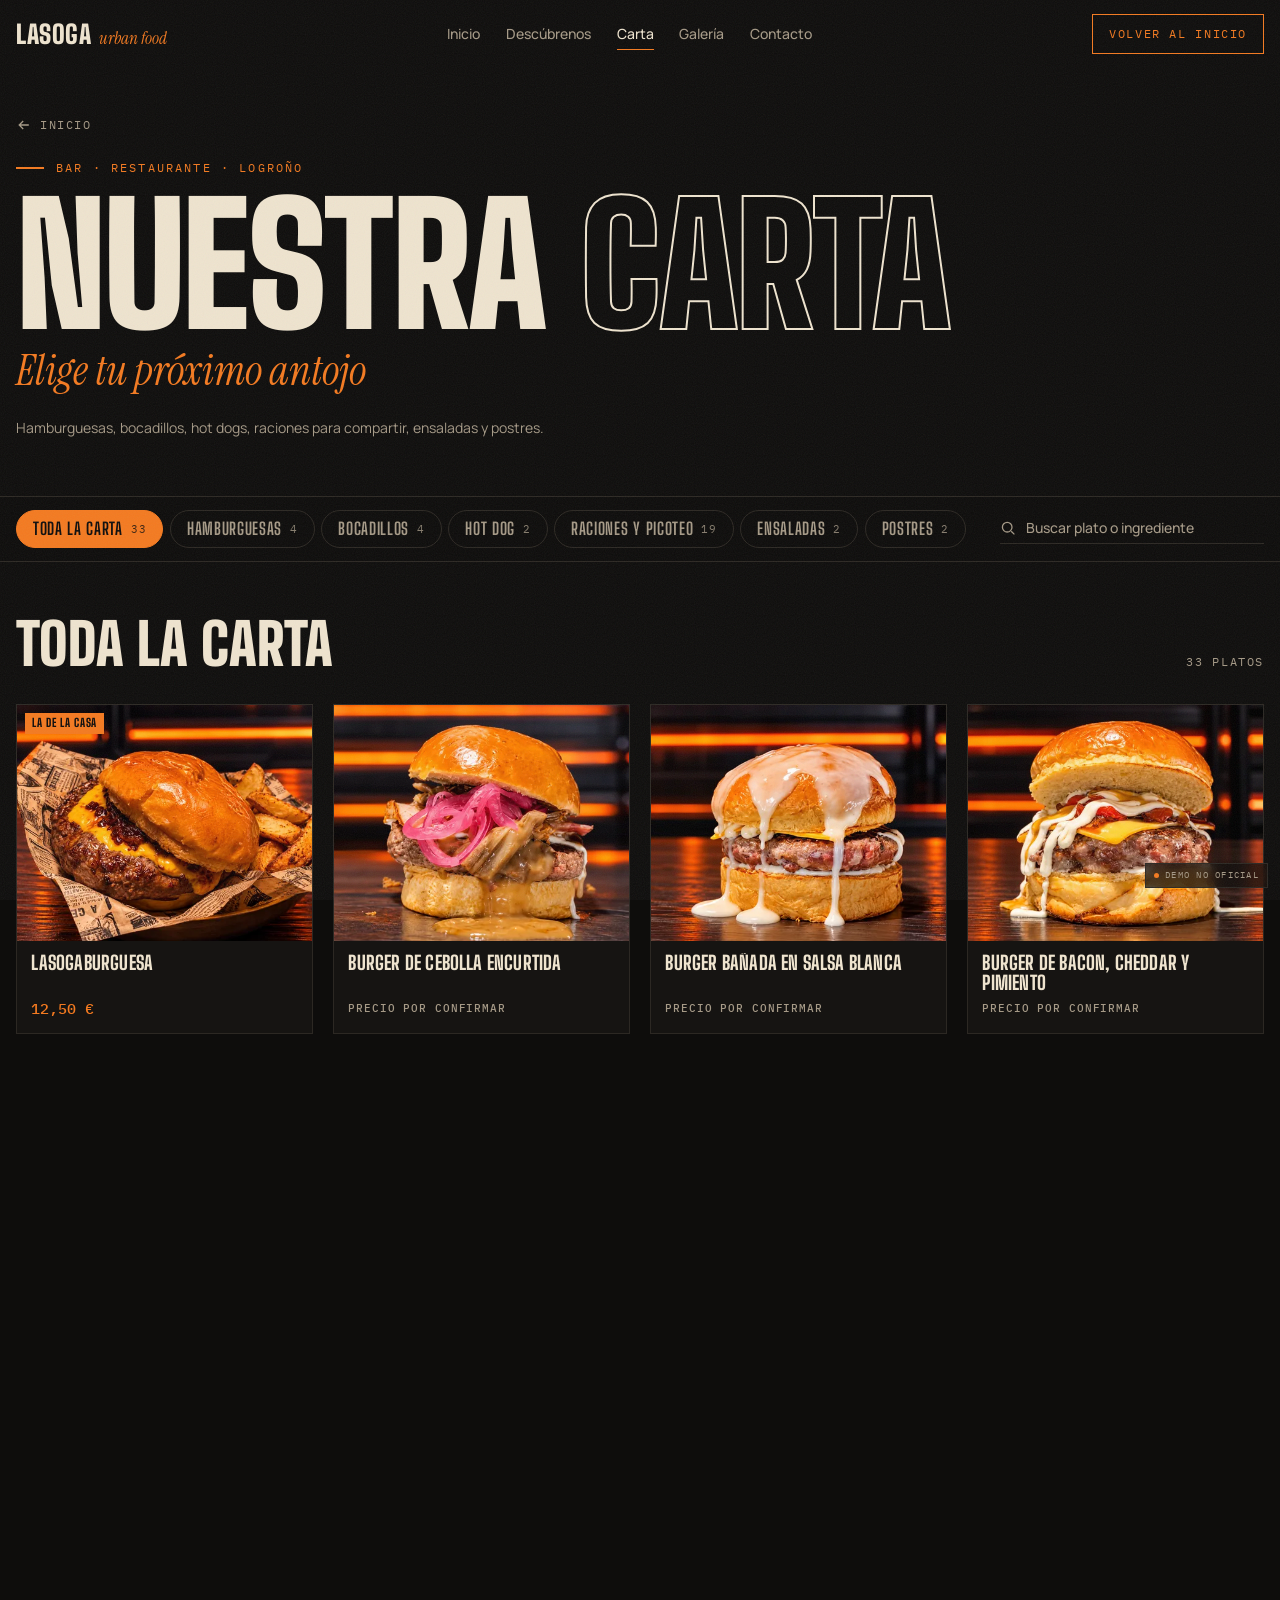
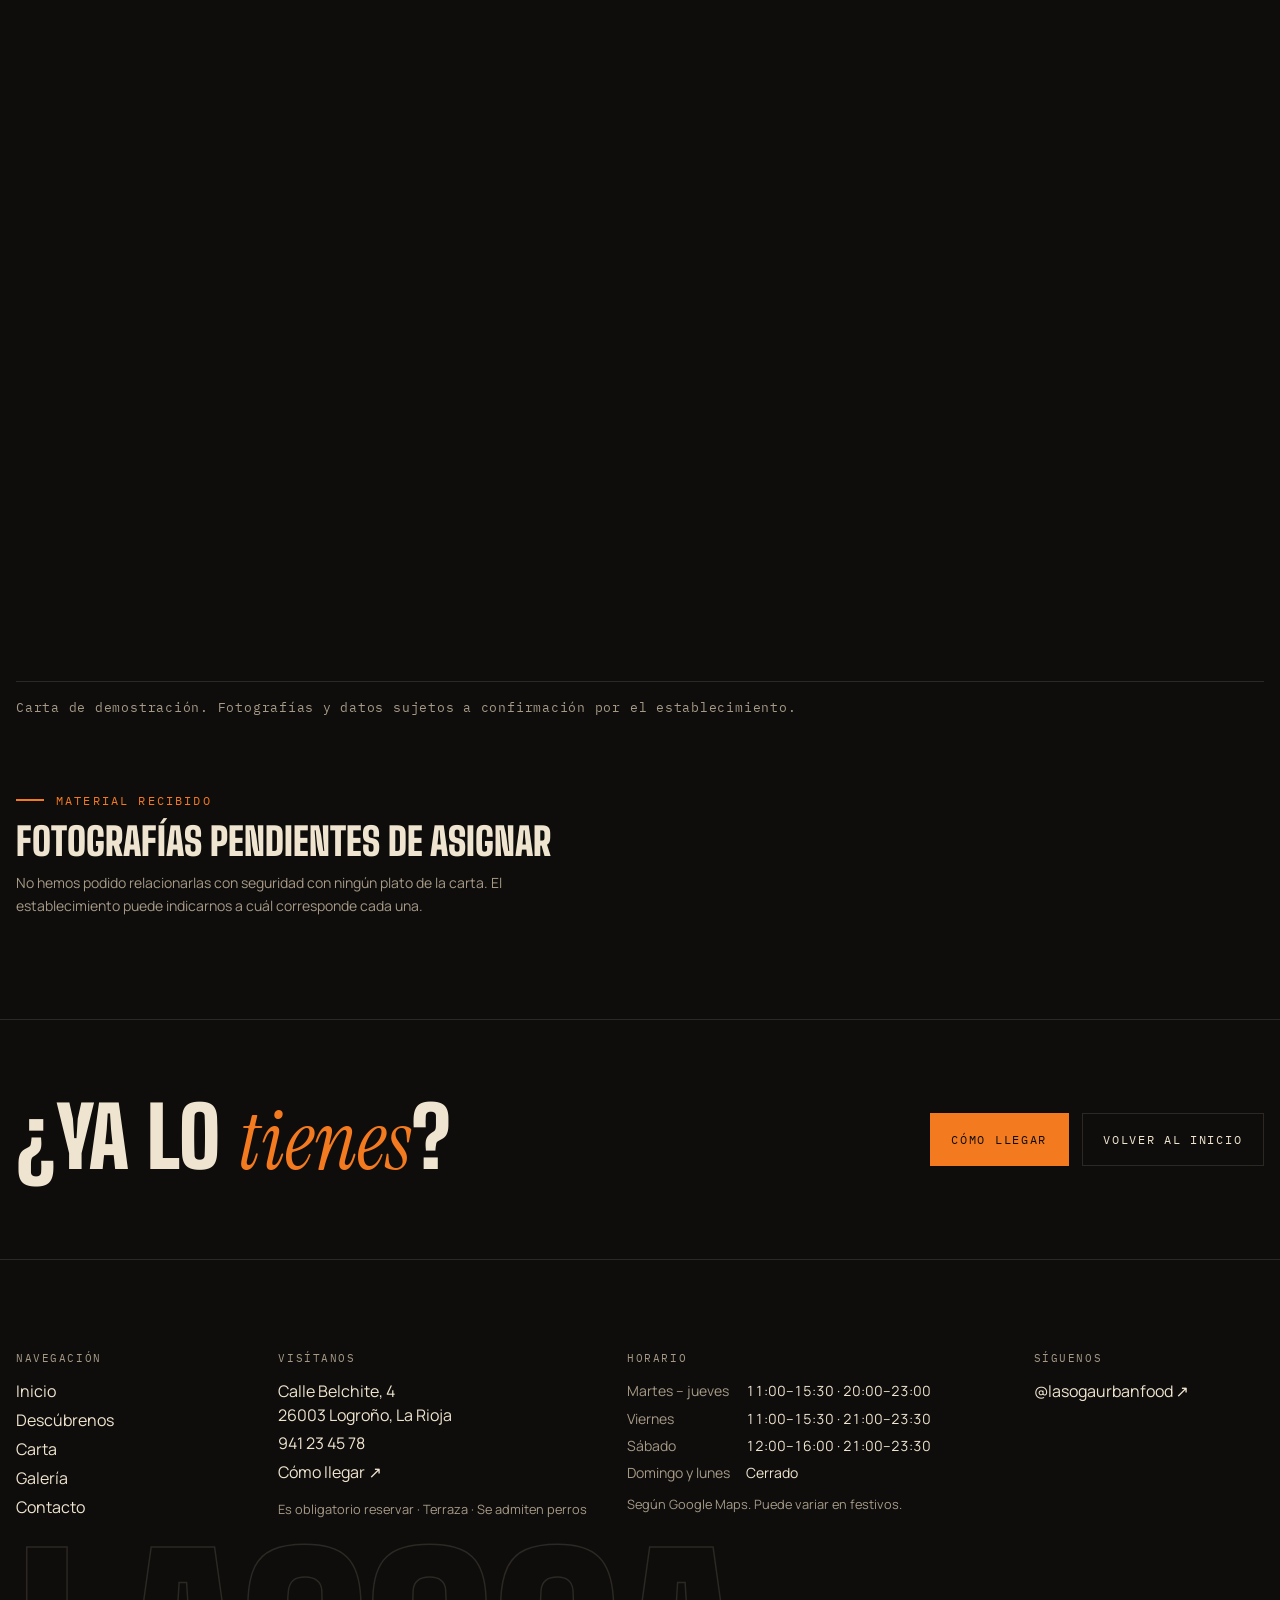
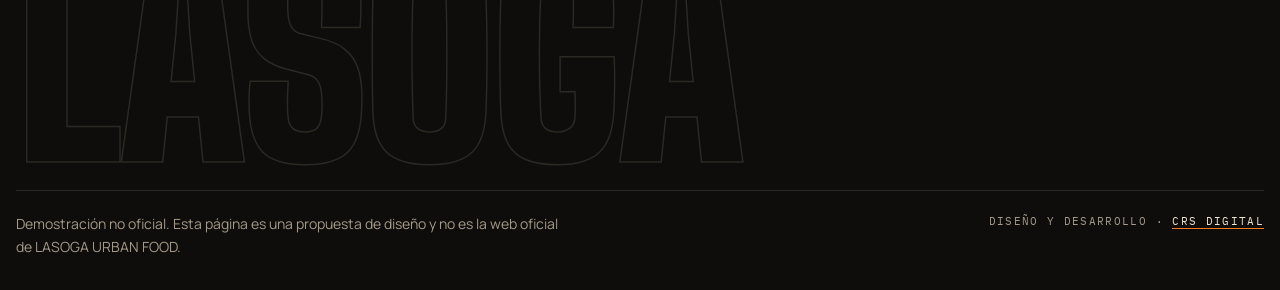
<file: carta/index.html>
<!doctype html>
<html lang="es">
<head>
<meta charset="utf-8">
<meta name="viewport" content="width=device-width, initial-scale=1, viewport-fit=cover">
<title>Nuestra carta · LASOGA Urban Food</title>
<meta name="description" content="Carta de LASOGA Urban Food en Logroño: hamburguesas, entrantes, acompañamientos, postres y bebidas. Demostración no oficial de CRS Digital.">
<!-- Vista previa al compartir el enlace (WhatsApp, redes, mensajes) -->
<meta property="og:type" content="website">
<meta property="og:locale" content="es_ES">
<meta property="og:site_name" content="LASOGA Urban Food">
<meta property="og:title" content="Nuestra carta · LASOGA Urban Food">
<meta property="og:description" content="Carta de LASOGA Urban Food en Logroño: hamburguesas, entrantes, acompañamientos, postres y bebidas. Demostración no oficial de CRS Digital.">
<meta property="og:url" content="https://crsdigitalizacion.github.io/Lasogaurbanfood/carta/">
<meta property="og:image" content="https://crsdigitalizacion.github.io/Lasogaurbanfood/assets/og/lasoga-og.jpg">
<meta property="og:image:width" content="1200">
<meta property="og:image:height" content="630">
<meta property="og:image:alt" content="Hamburguesa de LASOGA Urban Food junto al nombre del restaurante">
<meta name="twitter:card" content="summary_large_image">
<meta name="twitter:image" content="https://crsdigitalizacion.github.io/Lasogaurbanfood/assets/og/lasoga-og.jpg">
<meta name="theme-color" content="#0e0d0c">
<link rel="preconnect" href="https://fonts.googleapis.com">
<link rel="preconnect" href="https://fonts.gstatic.com" crossorigin>
<link rel="stylesheet" href="https://fonts.googleapis.com/css2?family=Big+Shoulders+Display:wght@700;800;900&family=Instrument+Serif:ital@0;1&family=Manrope:wght@400;500;600;700&family=IBM+Plex+Mono:wght@400;500&display=swap">
<link rel="stylesheet" href="../assets/css/base.css">
<link rel="stylesheet" href="../assets/css/carta.css">
</head>
<body>

<div class="progress" aria-hidden="true"></div>

<!-- ===== Menú compartido ===== -->
<header class="nav">
  <div class="wrap nav-in">
    <a class="logo" href="../" aria-label="LASOGA Urban Food, inicio"><b>LASOGA</b><span>urban food</span></a>
    <nav aria-label="Principal">
      <ul class="nav-links">
        <li><a href="../">Inicio</a></li>
        <li><a href="../descubrenos/">Descúbrenos</a></li>
        <li><a href="./" aria-current="page">Carta</a></li>
        <li><a href="../galeria/">Galería</a></li>
        <li><a href="../contacto/">Contacto</a></li>
      </ul>
    </nav>
    <a class="nav-cta" href="../">Volver al inicio</a>
    <button class="menu-btn" aria-label="Abrir menú" aria-expanded="false" aria-controls="drawer"><span></span><span></span></button>
  </div>
</header>
<div class="drawer" id="drawer" aria-hidden="true">
  <ul>
    <li><a href="../">Inicio</a></li>
    <li><a href="../descubrenos/">Descúbrenos</a></li>
    <li><a href="./" aria-current="page">Carta</a></li>
    <li><a href="../galeria/">Galería</a></li>
    <li><a href="../contacto/">Contacto</a></li>
  </ul>
  <span class="pending">Demo no oficial · CRS Digital</span>
</div>

<main>
  <!-- ===== Cabecera ===== -->
  <header class="carta-hero">
    <div class="wrap carta-hero-in">
      <a class="back" href="../"><svg viewBox="0 0 20 20" fill="none" stroke="currentColor" stroke-width="1.6" aria-hidden="true"><path d="M16 10H4M9 5l-5 5 5 5"/></svg>Inicio</a>
      <p class="eyebrow">Bar · Restaurante · Logroño</p>
      <h1 class="carta-title"><span>Nuestra</span> <span class="outline">carta</span></h1>
      <p class="carta-sub">Elige tu próximo antojo</p>
      <p class="carta-note">Hamburguesas, bocadillos, hot dogs, raciones para compartir, ensaladas y postres.</p>
    </div>
  </header>

  <!-- ===== Categorías + búsqueda (barra fija bajo el menú) ===== -->
  <div class="cat-bar">
    <div class="wrap cat-bar-in">
      <div class="cats" role="tablist" aria-label="Categorías de la carta" id="cats"></div>
      <label class="search">
        <span class="sr-only">Buscar en la carta</span>
        <svg viewBox="0 0 20 20" fill="none" stroke="currentColor" stroke-width="1.6" aria-hidden="true"><circle cx="9" cy="9" r="6"/><path d="M14 14l4 4"/></svg>
        <input id="q" type="search" placeholder="Buscar plato o ingrediente" autocomplete="off">
      </label>
    </div>
  </div>

  <!-- ===== Platos ===== -->
  <section class="carta-list" aria-live="polite">
    <div class="wrap">
      <div class="list-head">
        <h2 class="list-title" id="listTitle">Hamburguesas</h2>
        <span class="list-count" id="listCount"></span>
      </div>
      <div class="grid" id="grid" role="tabpanel" aria-labelledby="listTitle"></div>
      <p class="empty" id="empty" hidden>No hay platos que coincidan con la búsqueda.</p>
      <p class="demo-note">Carta de demostración. Fotografías y datos sujetos a confirmación por el establecimiento.</p>

      <!-- Solo para la demo: fotos recibidas que aún no sabemos a qué plato corresponden -->
      <div class="loose" id="loose" hidden>
        <p class="eyebrow">Material recibido</p>
        <h3 class="loose-title">Fotografías pendientes de asignar</h3>
        <p class="loose-text">No hemos podido relacionarlas con seguridad con ningún plato de la carta. El establecimiento puede indicarnos a cuál corresponde cada una.</p>
        <div class="loose-grid"></div>
      </div>
      <noscript><p class="empty">Activa JavaScript para ver la carta.</p></noscript>
    </div>
  </section>

  <!-- ===== Cierre ===== -->
  <section class="carta-end">
    <div class="wrap carta-end-in">
      <p class="h2">¿Ya lo <em>tienes</em>?</p>
      <div class="carta-end-actions">
        <a class="btn" href="../contacto/">Cómo llegar</a>
        <a class="btn ghost" href="../">Volver al inicio</a>
      </div>
    </div>
  </section>
</main>

<!-- ===== Pie compartido ===== -->
<footer class="footer">
  <div class="wrap">
    <div class="f-grid">
      <div><h3>Navegación</h3><ul>
        <li><a href="../">Inicio</a></li>
        <li><a href="../descubrenos/">Descúbrenos</a></li>
        <li><a href="./">Carta</a></li>
        <li><a href="../galeria/">Galería</a></li>
        <li><a href="../contacto/">Contacto</a></li>
      </ul></div>
      <div><h3>Visítanos</h3><ul>
        <li>Calle Belchite, 4<br>26003 Logroño, La Rioja</li>
        <li><a href="tel:+34941234578">941 23 45 78</a></li>
        <li><a href="https://www.google.com/maps/search/?api=1&amp;query=LASOGA%20Urban%20Food%2C%20Calle%20Belchite%204%2C%2026003%20Logro%C3%B1o" target="_blank" rel="noopener">Cómo llegar ↗</a></li>
        <li class="f-note">Es obligatorio reservar · Terraza · Se admiten perros</li>
      </ul></div>
      <div><h3>Horario</h3><dl class="f-hours">
        <dt>Martes – jueves</dt><dd>11:00–15:30 · 20:00–23:00</dd>
        <dt>Viernes</dt><dd>11:00–15:30 · 21:00–23:30</dd>
        <dt>Sábado</dt><dd>12:00–16:00 · 21:00–23:30</dd>
        <dt>Domingo y lunes</dt><dd>Cerrado</dd>
      </dl><p class="f-note">Según Google Maps. Puede variar en festivos.</p></div>
      <div><h3>Síguenos</h3><ul><li><a href="https://www.instagram.com/lasogaurbanfood/" target="_blank" rel="noopener">@lasogaurbanfood ↗</a></li></ul></div>
    </div>
    <p class="f-word" aria-hidden="true">Lasoga</p>
    <div class="f-bottom">
      <p>Demostración no oficial. Esta página es una propuesta de diseño y no es la web oficial de LASOGA URBAN FOOD.</p>
      <span class="credit">Diseño y desarrollo · <a href="https://crsdigital.es" target="_blank" rel="noopener">CRS Digital</a></span>
    </div>
  </div>
</footer>

<!-- Detalle del plato -->
<dialog class="dish-modal" id="dishModal" aria-labelledby="dmTitle">
  <div class="dm-panel">
    <button type="button" class="dm-close" aria-label="Cerrar"><svg viewBox="0 0 16 16" fill="none" stroke="currentColor" stroke-width="1.6" aria-hidden="true"><path d="M3 3l10 10M13 3L3 13"/></svg></button>
    <div id="dmContent"></div>
    <p class="dm-foot"><span id="dmCount"></span><span class="dm-hint">Desliza para ver más platos</span></p>
  </div>
  <button type="button" class="dm-arrow dm-prev" aria-label="Plato anterior"><svg viewBox="0 0 20 20" fill="none" stroke="currentColor" stroke-width="1.6" aria-hidden="true"><path d="M12 4l-6 6 6 6"/></svg></button>
  <button type="button" class="dm-arrow dm-next" aria-label="Plato siguiente"><svg viewBox="0 0 20 20" fill="none" stroke="currentColor" stroke-width="1.6" aria-hidden="true"><path d="M8 4l6 6-6 6"/></svg></button>
</dialog>

<div class="demo-badge" role="note">Demo no oficial</div>

<script src="../assets/data/carta.js"></script>
<script src="../assets/js/base.js"></script>
<script src="../assets/js/carta.js"></script>
</body>
</html>
</file>
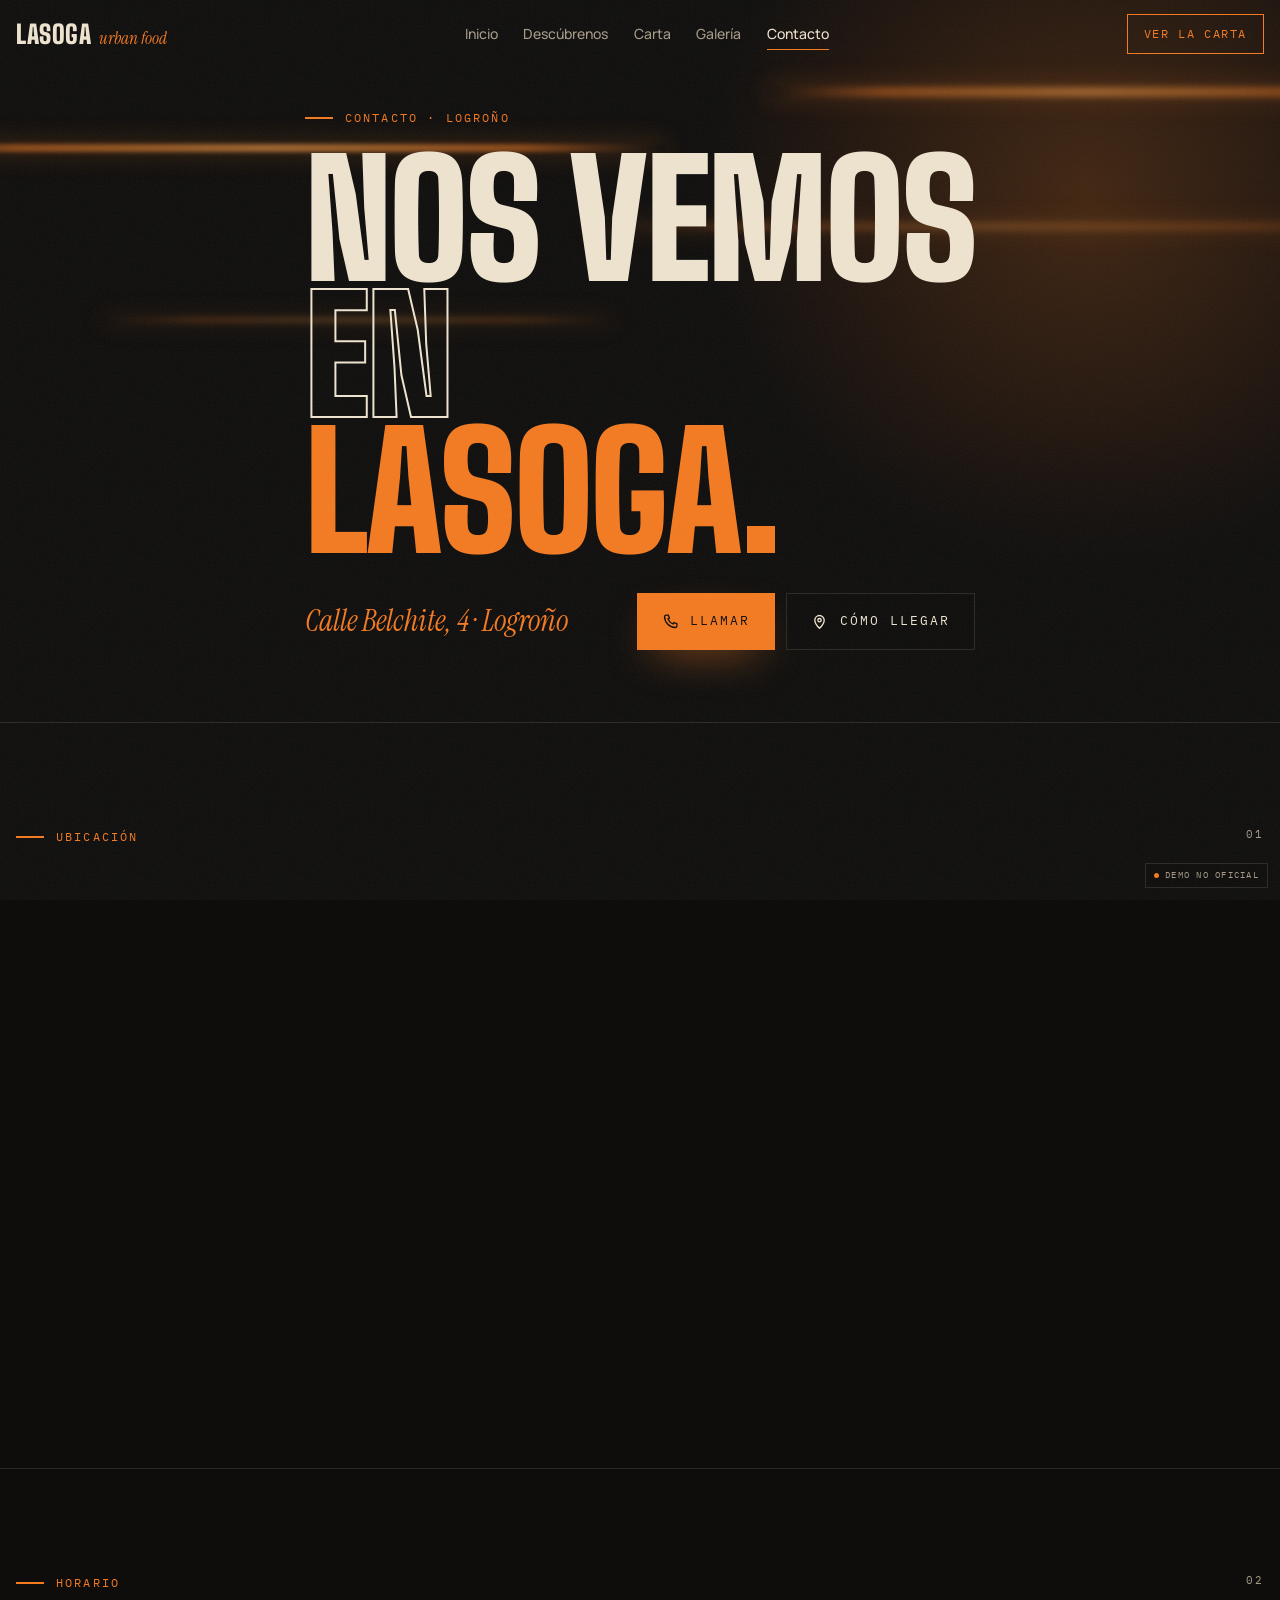
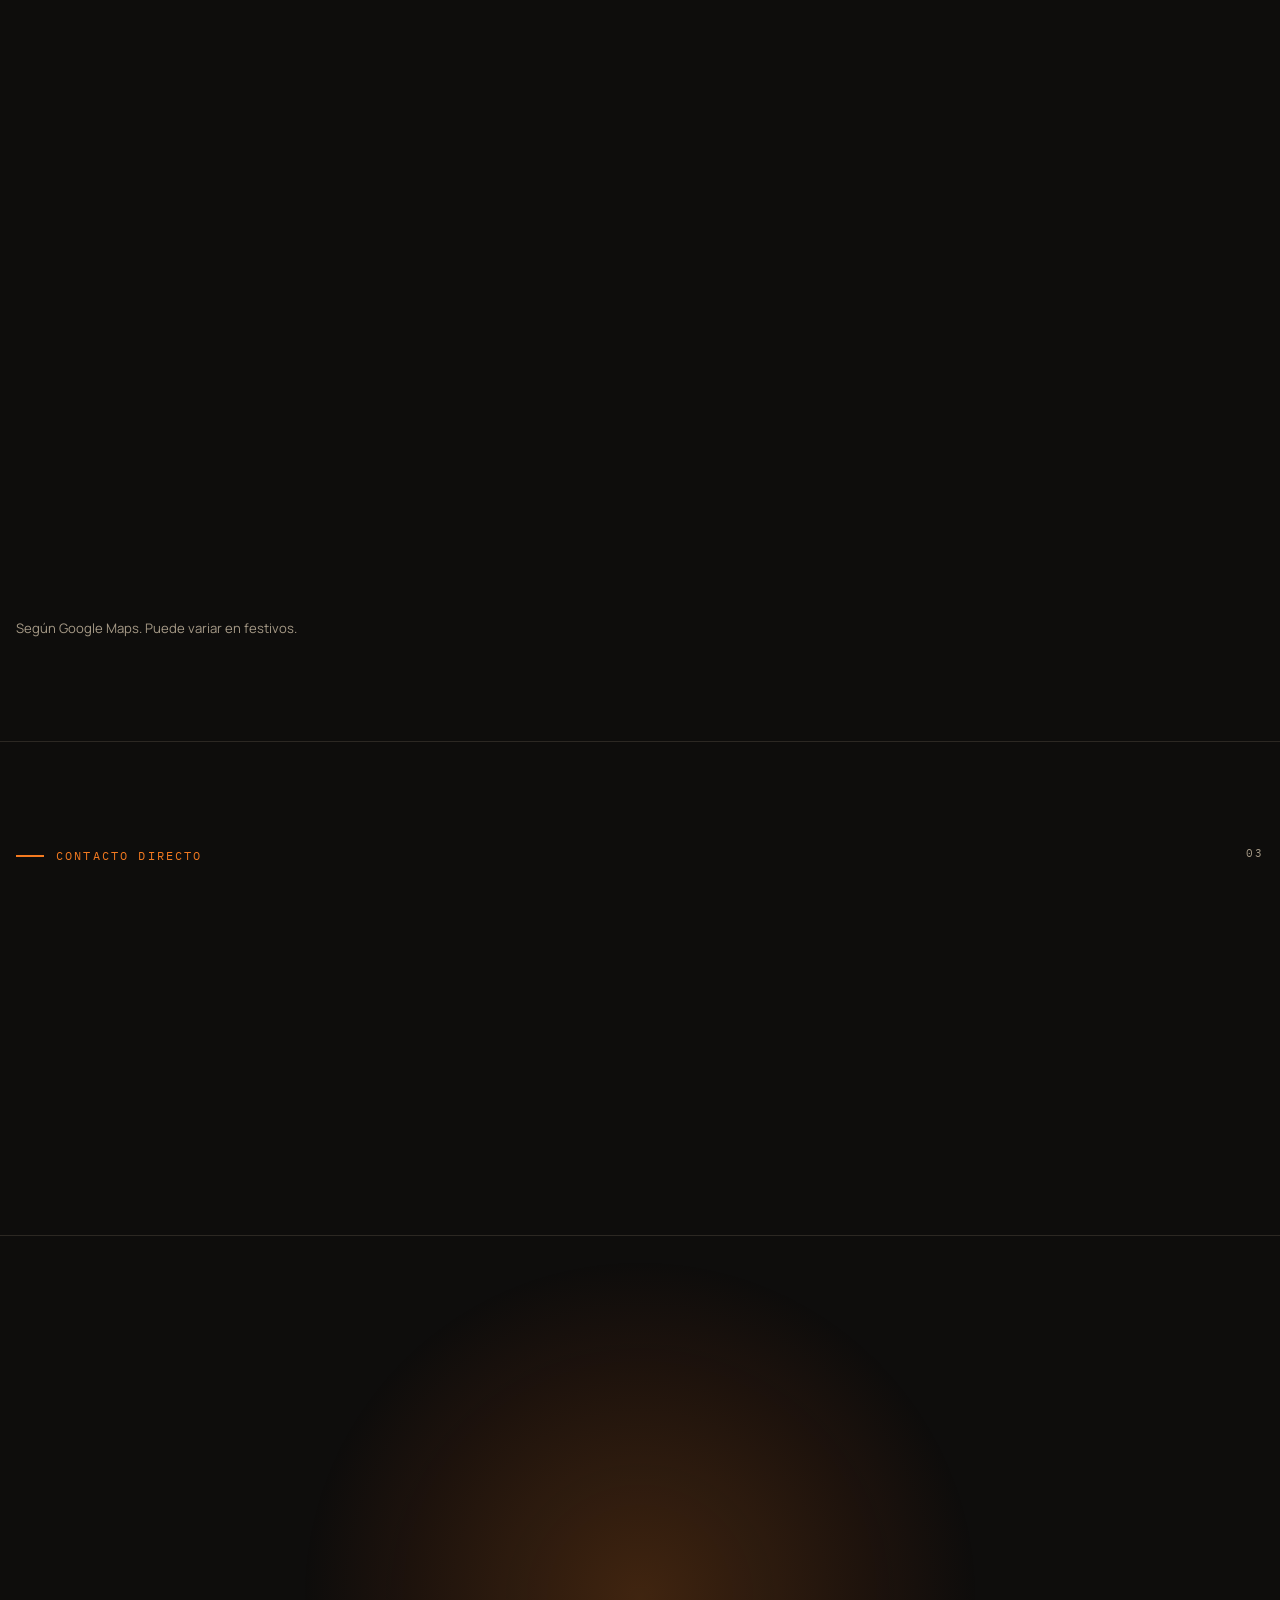
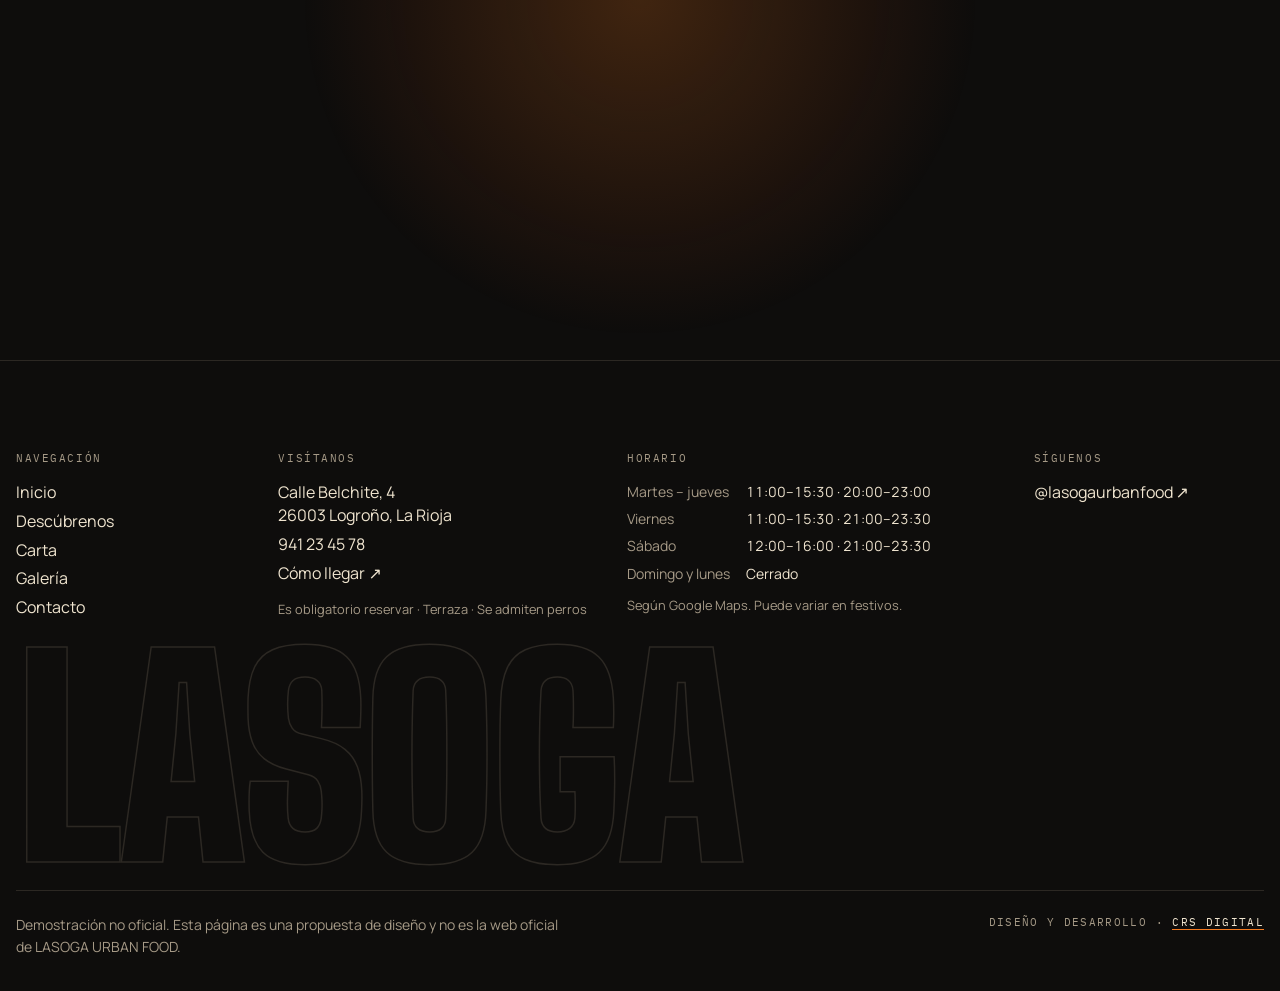
<file: contacto/index.html>
<!doctype html>
<html lang="es">
<head>
<meta charset="utf-8">
<meta name="viewport" content="width=device-width, initial-scale=1, viewport-fit=cover">
<title>Contacto · LASOGA Urban Food</title>
<meta name="description" content="Reserva en LASOGA Urban Food: Calle Belchite, 4, Logroño. Teléfono 941 23 45 78. Horario e Instagram @lasogaurbanfood. Demostración no oficial de CRS Digital.">
<!-- Vista previa al compartir el enlace (WhatsApp, redes, mensajes) -->
<meta property="og:type" content="website">
<meta property="og:locale" content="es_ES">
<meta property="og:site_name" content="LASOGA Urban Food">
<meta property="og:title" content="Contacto · LASOGA Urban Food">
<meta property="og:description" content="Reserva en LASOGA Urban Food: Calle Belchite, 4, Logroño. Teléfono 941 23 45 78. Horario e Instagram @lasogaurbanfood. Demostración no oficial de CRS Digital.">
<meta property="og:url" content="https://crsdigitalizacion.github.io/Lasogaurbanfood/contacto/">
<meta property="og:image" content="https://crsdigitalizacion.github.io/Lasogaurbanfood/assets/og/lasoga-og.jpg">
<meta property="og:image:width" content="1200">
<meta property="og:image:height" content="630">
<meta property="og:image:alt" content="Hamburguesa de LASOGA Urban Food junto al nombre del restaurante">
<meta name="twitter:card" content="summary_large_image">
<meta name="twitter:image" content="https://crsdigitalizacion.github.io/Lasogaurbanfood/assets/og/lasoga-og.jpg">
<meta name="theme-color" content="#0e0d0c">
<link rel="preconnect" href="https://fonts.googleapis.com">
<link rel="preconnect" href="https://fonts.gstatic.com" crossorigin>
<link rel="stylesheet" href="https://fonts.googleapis.com/css2?family=Big+Shoulders+Display:wght@700;800;900&family=Instrument+Serif:ital@0;1&family=Manrope:wght@400;500;600;700&family=IBM+Plex+Mono:wght@400;500&display=swap">
<link rel="stylesheet" href="../assets/css/base.css">
<link rel="stylesheet" href="../assets/css/contacto.css">
<script>
  /* El titular espera a la tipografía para entrar una sola vez. Seguro: 3 s. */
  if (!matchMedia('(prefers-reduced-motion: reduce)').matches) {
    document.documentElement.classList.add('ct-wait');
    setTimeout(function () { document.documentElement.classList.remove('ct-wait'); }, 3000);
  }
</script>
</head>
<body>

<div class="progress" aria-hidden="true"></div>

<!-- ===== Menú compartido ===== -->
<header class="nav">
  <div class="wrap nav-in">
    <a class="logo" href="../" aria-label="LASOGA Urban Food, inicio"><b>LASOGA</b><span>urban food</span></a>
    <nav aria-label="Principal">
      <ul class="nav-links">
        <li><a href="../">Inicio</a></li>
        <li><a href="../descubrenos/">Descúbrenos</a></li>
        <li><a href="../carta/">Carta</a></li>
        <li><a href="../galeria/">Galería</a></li>
        <li><a href="./" aria-current="page">Contacto</a></li>
      </ul>
    </nav>
    <a class="nav-cta" href="../carta/">Ver la carta</a>
    <button class="menu-btn" aria-label="Abrir menú" aria-expanded="false" aria-controls="drawer"><span></span><span></span></button>
  </div>
</header>
<div class="drawer" id="drawer" aria-hidden="true">
  <ul>
    <li><a href="../">Inicio</a></li>
    <li><a href="../descubrenos/">Descúbrenos</a></li>
    <li><a href="../carta/">Carta</a></li>
    <li><a href="../galeria/">Galería</a></li>
    <li><a href="./" aria-current="page">Contacto</a></li>
  </ul>
  <span class="pending">Demo no oficial · CRS Digital</span>
</div>

<main>
  <!-- 1 · Portada -->
  <section class="ct-hero" aria-labelledby="ctTitle">
    <div class="ct-lights" aria-hidden="true">
      <i style="--t:20%;--l:-10%;--w:62%;--h:8px;--o:.6;--d:.1s;--dx:120px;--ds:.25"></i>
      <i style="--t:31%;--l:46%;--w:64%;--h:5px;--o:.4;--d:.4s;--b:4px;--dx:-160px;--ds:.35"></i>
      <i style="--t:44%;--l:8%;--w:40%;--h:4px;--o:.35;--d:.65s;--b:3px;--dx:200px"></i>
      <i style="--t:12%;--l:60%;--w:50%;--h:10px;--o:.5;--d:.9s;--b:3px;--dx:-90px;--ds:.2"></i>
    </div>
    <div class="ct-glow" aria-hidden="true" style="width:80vw;aspect-ratio:1;right:-25vw;top:-25vw"></div>
    <div class="wrap ct-hero-in">
      <p class="eyebrow">Contacto · Logroño</p>
      <h1 class="ct-title" id="ctTitle"><span class="ln"><span>Nos vemos</span></span><span class="ln"><span>en</span></span><span class="ln"><span><em>Lasoga</em><b aria-hidden="true"></b></span></span></h1>
      <div class="ct-hero-row">
        <p>Calle Belchite, 4 · Logroño</p>
        <div class="ct-btns"><a class="ct-btn primary" href="tel:+34941234578"><svg viewBox="0 0 20 20" fill="none" stroke="currentColor" stroke-width="1.6" aria-hidden="true"><path d="M5.5 2.5h2l1.2 3.3-1.6 1.1a10 10 0 0 0 6 6l1.1-1.6 3.3 1.2v2A2 2 0 0 1 15.5 17 13 13 0 0 1 3 4.5a2 2 0 0 1 2.5-2Z"/></svg>Llamar</a><a class="ct-btn ghost" href="https://www.google.com/maps/search/?api=1&amp;query=LASOGA%20Urban%20Food%2C%20Calle%20Belchite%204%2C%2026003%20Logro%C3%B1o" target="_blank" rel="noopener"><svg viewBox="0 0 20 20" fill="none" stroke="currentColor" stroke-width="1.6" aria-hidden="true"><path d="M10 18s-5.5-5.2-5.5-9.5a5.5 5.5 0 1 1 11 0C15.5 12.8 10 18 10 18Z"/><circle cx="10" cy="8.5" r="2"/></svg>Cómo llegar</a></div>
      </div>
    </div>
  </section>

  <!-- 2 · Ubicación -->
  <section class="ct-sec" aria-labelledby="ctLoc">
    <div class="wrap">
      <div class="ct-sec-head"><p class="eyebrow" id="ctLoc">Ubicación</p><span class="n">01</span></div>
      <div class="ct-loc">
        <div class="rv">
          <p class="ct-addr">Calle Belchite, <span>número 4</span></p>
          <p class="ct-city">26003 Logroño, La Rioja</p>
          <div class="ct-btns"><a class="ct-btn ghost" href="https://www.google.com/maps/search/?api=1&amp;query=LASOGA%20Urban%20Food%2C%20Calle%20Belchite%204%2C%2026003%20Logro%C3%B1o" target="_blank" rel="noopener"><svg viewBox="0 0 20 20" fill="none" stroke="currentColor" stroke-width="1.6" aria-hidden="true"><path d="M10 18s-5.5-5.2-5.5-9.5a5.5 5.5 0 1 1 11 0C15.5 12.8 10 18 10 18Z"/><circle cx="10" cy="8.5" r="2"/></svg>Cómo llegar</a></div>
          <div class="ct-chips"><span>Es obligatorio reservar</span><span>Terraza</span><span>Se admiten perros</span></div>
        </div>
        <a class="ct-map rv rv-d1" href="https://www.google.com/maps/search/?api=1&amp;query=LASOGA%20Urban%20Food%2C%20Calle%20Belchite%204%2C%2026003%20Logro%C3%B1o" target="_blank" rel="noopener" aria-label="Abrir la ubicación de LASOGA en Google Maps">
          <span class="ct-pulse" aria-hidden="true"></span>
          <span class="ct-pin" aria-hidden="true"><span>LASOGA</span><i></i></span>
          <span class="ct-map-tag">Abrir en Google Maps ↗</span>
        </a>
      </div>
    </div>
  </section>

  <!-- 3 · Horarios (mismos datos que el pie de página) -->
  <section class="ct-sec" aria-labelledby="ctHoursTitle">
    <div class="wrap">
      <div class="ct-sec-head"><p class="eyebrow" id="ctHoursTitle">Horario</p><span class="n">02</span></div>
      <dl class="ct-hours rv" id="ctHours">
        <div class="ct-day"><dt>Martes – jueves</dt><dd><span class="ct-slot">11:00–15:30</span><span class="ct-slot">20:00–23:00</span></dd></div>
        <div class="ct-day"><dt>Viernes</dt><dd><span class="ct-slot">11:00–15:30</span><span class="ct-slot">21:00–23:30</span></dd></div>
        <div class="ct-day"><dt>Sábado</dt><dd><span class="ct-slot">12:00–16:00</span><span class="ct-slot">21:00–23:30</span></dd></div>
        <div class="ct-day off"><dt>Domingo y lunes</dt><dd><span class="ct-slot">Cerrado</span></dd></div>
      </dl>
      <p class="ct-hours-note">Según Google Maps. Puede variar en festivos.</p>
    </div>
  </section>

  <!-- 4 · Contacto directo -->
  <section class="ct-sec" aria-labelledby="ctDirect">
    <div class="wrap">
      <div class="ct-sec-head"><p class="eyebrow" id="ctDirect">Contacto directo</p><span class="n">03</span></div>
      <div class="ct-direct">
        <div class="rv">
          <span class="ct-num">941 23 45 78</span>
          <p class="ct-num-label">Teléfono · Es obligatorio reservar</p>
          <div class="ct-btns"><a class="ct-btn primary" href="tel:+34941234578"><svg viewBox="0 0 20 20" fill="none" stroke="currentColor" stroke-width="1.6" aria-hidden="true"><path d="M5.5 2.5h2l1.2 3.3-1.6 1.1a10 10 0 0 0 6 6l1.1-1.6 3.3 1.2v2A2 2 0 0 1 15.5 17 13 13 0 0 1 3 4.5a2 2 0 0 1 2.5-2Z"/></svg>Llamar</a><a class="ct-btn ghost" href="https://www.google.com/maps/search/?api=1&amp;query=LASOGA%20Urban%20Food%2C%20Calle%20Belchite%204%2C%2026003%20Logro%C3%B1o" target="_blank" rel="noopener"><svg viewBox="0 0 20 20" fill="none" stroke="currentColor" stroke-width="1.6" aria-hidden="true"><path d="M10 18s-5.5-5.2-5.5-9.5a5.5 5.5 0 1 1 11 0C15.5 12.8 10 18 10 18Z"/><circle cx="10" cy="8.5" r="2"/></svg>Cómo llegar</a></div>
        </div>
        <div class="ct-side rv rv-d1">
          <h3>Síguenos</h3>
          <a class="ct-ig" href="https://www.instagram.com/lasogaurbanfood/" target="_blank" rel="noopener"><svg viewBox="0 0 20 20" fill="none" stroke="currentColor" stroke-width="1.6" aria-hidden="true"><rect x="2.5" y="2.5" width="15" height="15" rx="4.5"/><circle cx="10" cy="10" r="3.4"/><circle cx="14.6" cy="5.4" r=".6" fill="currentColor"/></svg>@lasogaurbanfood</a>
          <h3>¿No se abre la llamada?</h3>
          <button type="button" class="ct-copy" id="ctCopy">Copiar número</button>
        </div>
      </div>
    </div>
  </section>

  <!-- 5 · Cierre -->
  <section class="ct-end" aria-labelledby="ctEnd">
    <div class="ct-glow" aria-hidden="true"></div>
    <div class="wrap">
      <h2 class="rv" id="ctEnd">Tu mesa te <em>espera.</em></h2>
      <div class="ct-btns rv rv-d1"><a class="ct-btn primary" href="../carta/">Descubre nuestra carta <svg viewBox="0 0 20 20" fill="none" stroke="currentColor" stroke-width="1.6" aria-hidden="true"><path d="M4 10h12M11 5l5 5-5 5"/></svg></a></div>
      <p class="ct-demo rv rv-d2">Página de demostración. Datos de Google Maps pendientes de confirmar por el establecimiento.</p>
    </div>
  </section>
</main>


<!-- ===== Pie compartido ===== -->
<footer class="footer">
  <div class="wrap">
    <div class="f-grid">
      <div><h3>Navegación</h3><ul>
        <li><a href="../">Inicio</a></li>
        <li><a href="../descubrenos/">Descúbrenos</a></li>
        <li><a href="../carta/">Carta</a></li>
        <li><a href="../galeria/">Galería</a></li>
        <li><a href="./">Contacto</a></li>
      </ul></div>
      <div><h3>Visítanos</h3><ul>
        <li>Calle Belchite, 4<br>26003 Logroño, La Rioja</li>
        <li><a href="tel:+34941234578">941 23 45 78</a></li>
        <li><a href="https://www.google.com/maps/search/?api=1&amp;query=LASOGA%20Urban%20Food%2C%20Calle%20Belchite%204%2C%2026003%20Logro%C3%B1o" target="_blank" rel="noopener">Cómo llegar ↗</a></li>
        <li class="f-note">Es obligatorio reservar · Terraza · Se admiten perros</li>
      </ul></div>
      <div><h3>Horario</h3><dl class="f-hours">
        <dt>Martes – jueves</dt><dd>11:00–15:30 · 20:00–23:00</dd>
        <dt>Viernes</dt><dd>11:00–15:30 · 21:00–23:30</dd>
        <dt>Sábado</dt><dd>12:00–16:00 · 21:00–23:30</dd>
        <dt>Domingo y lunes</dt><dd>Cerrado</dd>
      </dl><p class="f-note">Según Google Maps. Puede variar en festivos.</p></div>
      <div><h3>Síguenos</h3><ul><li><a href="https://www.instagram.com/lasogaurbanfood/" target="_blank" rel="noopener">@lasogaurbanfood ↗</a></li></ul></div>
    </div>
    <p class="f-word" aria-hidden="true">Lasoga</p>
    <div class="f-bottom">
      <p>Demostración no oficial. Esta página es una propuesta de diseño y no es la web oficial de LASOGA URBAN FOOD.</p>
      <span class="credit">Diseño y desarrollo · <a href="https://crsdigital.es" target="_blank" rel="noopener">CRS Digital</a></span>
    </div>
  </div>
</footer>

<div class="demo-badge" role="note">Demo no oficial</div>

<script src="../assets/js/base.js"></script>
<script src="../assets/data/negocio.js"></script>
<script src="../assets/js/contacto.js"></script>
</body>
</html>
</file>
<file: assets/css/base.css>
/* =========================================================
   LASOGA URBAN FOOD · base.css
   Estilos compartidos por todas las páginas: tokens, menú,
   menú móvil, pie, botones, apariciones y distintivo de demo.
   Demo no oficial · CRS Digital
   ========================================================= */
:root{
  --carbon:#0e0d0c; --carbon-2:#161412; --carbon-3:#1f1c19; --line:#2c2823;
  --cream:#efe4cf; --cream-dim:#a69a87; --orange:#f47a20; --ember:#b84a14;

  --f-display:"Big Shoulders Display","Arial Narrow",Impact,sans-serif;
  --f-serif:"Instrument Serif",Georgia,"Times New Roman",serif;
  --f-body:"Manrope",system-ui,-apple-system,"Segoe UI",sans-serif;
  --f-mono:"IBM Plex Mono",ui-monospace,Menlo,Consolas,monospace;

  --t-xs:.75rem; --t-sm:.875rem; --t-md:1rem;
  --t-2xl:clamp(2.6rem,6.5vw,5.5rem);

  --ease:cubic-bezier(.2,.75,.15,1);
  --gutter-l:max(16px,env(safe-area-inset-left,0px));
  --gutter-r:max(16px,env(safe-area-inset-right,0px));
  --maxw:1320px; --nav-h:68px;
  color-scheme:dark;
}
*{box-sizing:border-box}
html{-webkit-text-size-adjust:100%;background:#0e0d0c}
/* Transición entre páginas: entrada con fundido y salida antes de navegar (solo opacidad, sin transform en body) */
body{animation:page-in .3s ease-out backwards}
html.leaving body{opacity:0;transition:opacity .2s ease-in}
@keyframes page-in{from{opacity:0}}
body{background:var(--carbon);color:var(--cream);font-family:var(--f-body);font-size:var(--t-md);line-height:1.6;overflow-x:hidden;margin:0}
body::before{content:"";position:fixed;inset:0 0 auto;height:env(safe-area-inset-top,0px);z-index:60;background:var(--carbon)}
body::after{ /* grano fotográfico estático */
  content:"";position:fixed;inset:0;pointer-events:none;z-index:70;opacity:.07;
  background-image:url("data:image/svg+xml;utf8,<svg xmlns='http://www.w3.org/2000/svg' width='160' height='160'><filter id='n'><feTurbulence type='fractalNoise' baseFrequency='.9' numOctaves='2' stitchTiles='stitch'/></filter><rect width='100%' height='100%' filter='url(%23n)'/></svg>");
}
main{overflow-x:clip}
a{color:inherit}
img{max-width:100%;display:block}
:focus-visible{outline:2px solid var(--orange);outline-offset:3px;border-radius:2px}
::selection{background:var(--orange);color:var(--carbon)}
.wrap{max-width:var(--maxw);margin-inline:auto;padding-left:var(--gutter-l);padding-right:var(--gutter-r)}
.sr-only{position:absolute;width:1px;height:1px;overflow:hidden;clip:rect(0 0 0 0);white-space:nowrap}

/* Etiquetas */
.eyebrow{font-family:var(--f-mono);font-size:var(--t-xs);letter-spacing:.18em;text-transform:uppercase;color:var(--orange);display:flex;align-items:center;gap:.75rem;margin:0}
.eyebrow::before{content:"";width:28px;height:2px;background:currentColor}
.pending{display:inline-flex;align-items:center;gap:.45rem;font-family:var(--f-mono);font-size:.7rem;letter-spacing:.12em;text-transform:uppercase;color:var(--cream-dim);border:1px dashed var(--line);padding:.3rem .55rem;border-radius:999px}
.pending::before{content:"";width:6px;height:6px;border-radius:50%;background:var(--orange)}
.h2{font-family:var(--f-display);font-weight:900;text-transform:uppercase;font-size:var(--t-2xl);line-height:.9;margin:0;text-wrap:balance}
.h2 em{font-family:var(--f-serif);font-style:italic;font-weight:400;text-transform:none;color:var(--orange)}

/* ---------- Menú ---------- */
.progress{position:fixed;top:env(safe-area-inset-top,0px);left:0;height:2px;width:100%;z-index:56;background:var(--orange);transform-origin:0 50%;transform:scaleX(0)}
.nav{position:fixed;inset:0 0 auto;z-index:55;padding-top:env(safe-area-inset-top,0px);border-bottom:1px solid transparent;transition:background .4s var(--ease),border-color .4s var(--ease)}
.nav.solid{background:rgba(14,13,12,.82);backdrop-filter:blur(14px);-webkit-backdrop-filter:blur(14px);border-color:var(--line)}
.nav-in{display:flex;align-items:center;justify-content:space-between;gap:1rem;height:var(--nav-h)}
.logo{display:flex;align-items:baseline;gap:.5rem;text-decoration:none}
.logo b{font-family:var(--f-display);font-weight:900;font-size:1.6rem;letter-spacing:.02em}
.logo span{font-family:var(--f-serif);font-style:italic;color:var(--orange);font-size:1.05rem}
.nav-links{display:flex;gap:1.6rem;list-style:none;margin:0;padding:0}
.nav-links a{text-decoration:none;font-size:var(--t-sm);font-weight:500;color:var(--cream-dim);position:relative;padding:.4rem 0;transition:color .25s}
.nav-links a::after{content:"";position:absolute;left:0;right:0;bottom:0;height:1px;background:var(--orange);transform:scaleX(0);transform-origin:right;transition:transform .45s var(--ease)}
.nav-links a:hover,.nav-links a[aria-current="page"]{color:var(--cream)}
.nav-links a:hover::after,.nav-links a[aria-current="page"]::after{transform:scaleX(1);transform-origin:left}
.nav-cta{font-family:var(--f-mono);font-size:.72rem;letter-spacing:.14em;text-transform:uppercase;text-decoration:none;border:1px solid var(--orange);color:var(--orange);padding:.6rem 1rem;transition:background .3s,color .3s}
.nav-cta:hover{background:var(--orange);color:var(--carbon)}
.menu-btn{display:none;background:none;border:0;color:var(--cream);width:44px;height:44px;cursor:pointer;position:relative}
.menu-btn span{position:absolute;left:10px;right:10px;height:2px;background:currentColor;transition:transform .4s var(--ease)}
.menu-btn span:nth-child(1){top:16px}.menu-btn span:nth-child(2){top:26px}
.menu-btn[aria-expanded="true"] span:nth-child(1){transform:translateY(5px) rotate(45deg)}
.menu-btn[aria-expanded="true"] span:nth-child(2){transform:translateY(-5px) rotate(-45deg)}
.drawer{position:fixed;inset:0;z-index:54;background:var(--carbon);
  padding:calc(100px + env(safe-area-inset-top,0px)) var(--gutter-r) calc(40px + env(safe-area-inset-bottom,0px)) var(--gutter-l);
  display:flex;flex-direction:column;justify-content:space-between;
  clip-path:circle(0% at calc(100% - 38px) 34px);transition:clip-path .7s var(--ease),visibility 0s .7s;visibility:hidden}
.drawer.open{clip-path:circle(150% at calc(100% - 38px) 34px);visibility:visible;transition:clip-path .7s var(--ease)}
.drawer ul{list-style:none;margin:0;padding:0;display:grid;gap:.2rem}
.drawer a{font-family:var(--f-display);font-weight:900;font-size:clamp(2.6rem,12vw,4.5rem);text-transform:uppercase;text-decoration:none;line-height:1.05}
.drawer a[aria-current="page"]{color:var(--orange)}

/* ---------- Botones ---------- */
.btn{display:inline-flex;align-items:center;gap:.6rem;text-decoration:none;cursor:pointer;font-family:var(--f-mono);font-size:.75rem;letter-spacing:.14em;text-transform:uppercase;padding:1rem 1.3rem;border:1px solid var(--orange);background:var(--orange);color:var(--carbon);transition:transform .4s var(--ease),background .3s,color .3s}
.btn:hover{transform:translateY(-3px)}
.btn.ghost{background:transparent;color:var(--cream);border-color:var(--line)}
.btn.ghost:hover{border-color:var(--cream)}

/* ---------- Cinta ---------- */
.ticker{border-block:1px solid var(--line);background:var(--orange);color:var(--carbon);overflow:hidden;transform:rotate(-1.2deg);margin-block:1rem}
.ticker-track{display:flex;width:max-content;animation:tick 32s linear infinite}
.ticker span{font-family:var(--f-display);font-weight:900;font-size:clamp(1.4rem,3vw,2.2rem);text-transform:uppercase;padding:.55rem 1.4rem;white-space:nowrap;display:flex;align-items:center;gap:1.4rem}
.ticker span::after{content:"";width:.55em;height:.55em;border:2px solid var(--carbon);border-radius:50%}
@keyframes tick{to{transform:translateX(-50%)}}

/* ---------- Pie ---------- */
.footer{padding-top:clamp(3rem,7vw,6rem);padding-bottom:calc(2rem + env(safe-area-inset-bottom,0px));overflow:hidden;border-top:1px solid var(--line)}
.f-grid{display:grid;grid-template-columns:.8fr 1.1fr 1.3fr .8fr;gap:2rem;margin-bottom:2rem}
.f-grid li{line-height:1.45}
.f-note{color:var(--cream-dim);font-size:.8rem;margin:.6rem 0 0}
.f-hours{margin:0;display:grid;grid-template-columns:auto 1fr;gap:.3rem 1rem;font-size:var(--t-sm);font-variant-numeric:tabular-nums}
.f-hours dt{color:var(--cream-dim)}
.f-hours dd{margin:0}
.f-grid h3{font-family:var(--f-mono);font-size:.7rem;letter-spacing:.14em;text-transform:uppercase;color:var(--cream-dim);font-weight:400;margin:0 0 .8rem}
.f-grid ul{list-style:none;margin:0;padding:0;display:grid;gap:.35rem}
.f-grid a{text-decoration:none;color:var(--cream)}
.f-grid a:hover{color:var(--orange)}
.f-word{font-family:var(--f-display);font-weight:900;text-transform:uppercase;font-size:clamp(4.5rem,21vw,20rem);line-height:.8;letter-spacing:-.02em;color:transparent;-webkit-text-stroke:1.5px var(--line);margin:0;white-space:nowrap;transition:-webkit-text-stroke-color .6s}
.f-word:hover{-webkit-text-stroke-color:var(--orange)}
.f-bottom{display:flex;justify-content:space-between;gap:1.2rem 2rem;flex-wrap:wrap;border-top:1px solid var(--line);padding-top:1.4rem;margin-top:1.5rem;font-size:var(--t-sm);color:var(--cream-dim)}
.f-bottom p{margin:0;max-width:62ch}
.credit{font-family:var(--f-mono);font-size:.7rem;letter-spacing:.12em;text-transform:uppercase}
.credit a{color:var(--cream);text-decoration:none;border-bottom:1px solid var(--orange)}

/* Distintivo de demo y aviso de página en preparación */
.demo-badge{position:fixed;z-index:58;right:calc(12px + env(safe-area-inset-right,0px));bottom:calc(12px + env(safe-area-inset-bottom,0px));font-family:var(--f-mono);font-size:.56rem;letter-spacing:.14em;text-transform:uppercase;background:rgba(14,13,12,.72);color:var(--cream-dim);border:1px solid var(--line);padding:.28rem .5rem;display:flex;gap:.4rem;align-items:center;backdrop-filter:blur(6px);-webkit-backdrop-filter:blur(6px)}
.demo-badge::before{content:"";width:5px;height:5px;border-radius:50%;background:var(--orange)}
.toast{position:fixed;z-index:80;left:50%;bottom:calc(64px + env(safe-area-inset-bottom,0px));transform:translate(-50%,20px);opacity:0;pointer-events:none;
  background:var(--carbon-3);border:1px solid var(--orange);color:var(--cream);font-size:var(--t-sm);padding:.8rem 1.1rem;max-width:calc(100vw - 32px);transition:opacity .35s,transform .45s var(--ease)}
.toast.show{opacity:1;transform:translate(-50%,0)}

/* Aparición al desplazarse */
html.js .rv{opacity:0;transform:translateY(34px);transition:opacity 1s var(--ease),transform 1s var(--ease)}
html.js .rv.in{opacity:1;transform:none}
html.js .rv-d1{transition-delay:.08s} html.js .rv-d2{transition-delay:.16s}

@media (max-width:980px){
  .nav-links,.nav-cta{display:none}
  .menu-btn{display:block}
  .f-grid{grid-template-columns:1fr 1fr}
}
@media (max-width:640px){ .f-grid{grid-template-columns:1fr} .demo-badge{font-size:.5rem} }
@media (prefers-reduced-motion:reduce){
  html.leaving body{opacity:1}
  *,*::before,*::after{animation-duration:.001ms!important;animation-iteration-count:1!important;transition-duration:.001ms!important}
  html.js .rv{opacity:1;transform:none}
  .ticker-track{animation:none}
}
</file>
<file: assets/css/carta.css>
/* =========================================================
   LASOGA URBAN FOOD · carta.css
   Página "Nuestra carta". Usa los tokens y componentes de base.css.
   ========================================================= */

/* ---------- Cabecera ---------- */
.carta-hero{padding-top:calc(var(--nav-h) + 40px + env(safe-area-inset-top,0px));padding-bottom:clamp(2rem,5vw,3.5rem);position:relative;overflow:hidden}
.carta-hero::after{ /* luz ambiental tenue, igual que en la portada */
  content:"";position:absolute;right:-10%;top:-20%;width:60%;aspect-ratio:1;pointer-events:none;z-index:-1;
  background:radial-gradient(closest-side,rgba(244,122,32,.08),transparent 70%)}
.carta-hero-in{display:grid;gap:1rem;justify-items:start}
.back{display:inline-flex;align-items:center;gap:.5rem;text-decoration:none;font-family:var(--f-mono);font-size:.72rem;letter-spacing:.14em;text-transform:uppercase;color:var(--cream-dim);padding:.5rem 0;transition:color .3s}
.back svg{width:16px;height:16px;transition:transform .4s var(--ease)}
.back:hover{color:var(--orange)}
.back:hover svg{transform:translateX(-4px)}
.carta-title{margin:.2rem 0 0;font-family:var(--f-display);font-weight:900;text-transform:uppercase;font-size:clamp(3.8rem,13vw,11.5rem);line-height:.82;letter-spacing:-.015em}
.carta-title span{display:inline-block;animation:rise 1.1s var(--ease) both}
.carta-title .outline{color:transparent;-webkit-text-stroke:2px var(--cream);animation-delay:.1s}
.carta-sub{margin:0;font-family:var(--f-serif);font-style:italic;color:var(--orange);font-size:clamp(1.6rem,3.4vw,2.6rem);line-height:1.1;animation:fade 1s .35s var(--ease) both}
.carta-note{margin:.4rem 0 0;display:flex;flex-wrap:wrap;align-items:center;gap:.6rem 1rem;color:var(--cream-dim);font-size:var(--t-sm);max-width:62ch}
@keyframes rise{from{transform:translateY(40%);opacity:0}to{transform:none;opacity:1}}
@keyframes fade{from{opacity:0;transform:translateY(10px)}to{opacity:1;transform:none}}

/* ---------- Barra de categorías (fija bajo el menú) ---------- */
.cat-bar{position:sticky;top:calc(var(--nav-h) + env(safe-area-inset-top,0px));z-index:40;
  background:rgba(14,13,12,.9);backdrop-filter:blur(12px);-webkit-backdrop-filter:blur(12px);border-block:1px solid var(--line)}
.cat-bar-in{display:flex;align-items:center;justify-content:space-between;gap:1rem;padding-block:.7rem}
.cats{display:flex;gap:.4rem;overflow-x:auto;scrollbar-width:none;min-width:0;scroll-snap-type:x proximity;padding-block:2px}
.cats::-webkit-scrollbar{display:none}
.cat{
  flex:none;scroll-snap-align:start;cursor:pointer;display:inline-flex;align-items:center;gap:.5rem;
  font:700 1.05rem/1 var(--f-display);text-transform:uppercase;letter-spacing:.04em;
  color:var(--cream-dim);background:transparent;border:1px solid var(--line);border-radius:999px;padding:.6rem 1rem;
  transition:color .3s,border-color .3s,background .3s
}
.cat small{font:400 .66rem/1 var(--f-mono);letter-spacing:.08em;opacity:.8}
.cat:hover{color:var(--cream);border-color:var(--cream-dim)}
.cat[aria-selected="true"]{background:var(--orange);border-color:var(--orange);color:var(--carbon)}
.search{flex:none;display:flex;align-items:center;gap:.5rem;border-bottom:1px solid var(--line);padding:.35rem 0;color:var(--cream-dim);transition:border-color .3s}
.search:focus-within{border-color:var(--orange);color:var(--cream)}
.search svg{width:16px;height:16px;flex:none}
.search input{background:none;border:0;outline:0;color:var(--cream);font:500 var(--t-sm)/1.2 var(--f-body);width:min(240px,40vw)}
.search input::placeholder{color:var(--cream-dim)}

/* ---------- Listado ---------- */
.carta-list{padding-block:clamp(2rem,5vw,3.5rem) clamp(3rem,7vw,5rem)}
.list-head{display:flex;align-items:baseline;justify-content:space-between;gap:1rem;margin-bottom:clamp(1.2rem,3vw,2rem)}
.list-title{margin:0;font:900 clamp(2rem,4.5vw,3.6rem)/.9 var(--f-display);text-transform:uppercase}
.list-count{font-family:var(--f-mono);font-size:.72rem;letter-spacing:.14em;text-transform:uppercase;color:var(--cream-dim)}
.grid{display:grid;grid-template-columns:repeat(auto-fill,minmax(min(100%,272px),1fr));gap:clamp(12px,1.6vw,20px);transition:opacity .18s ease,transform .18s ease}
.grid.out{opacity:0;transform:translateY(6px)}
.empty{color:var(--cream-dim);margin:2rem 0}

/* ---------- Tarjeta compacta (botón: abre el detalle) ---------- */
.dish{all:unset;box-sizing:border-box;cursor:pointer;position:relative;display:flex;flex-direction:column;min-width:0;
  background:var(--carbon-2);border:1px solid var(--line);
  transition:transform .35s var(--ease),border-color .3s,box-shadow .35s var(--ease)}
.dish:focus-visible{outline:2px solid var(--orange);outline-offset:3px}
.dish-media{margin:0;position:relative;aspect-ratio:5/4;overflow:hidden;background:var(--carbon-3)}
.dish-media img{width:100%;height:100%;object-fit:cover;display:block;transition:transform .6s var(--ease)}
.dish-flag{position:absolute;top:8px;left:8px;z-index:2;font:800 .72rem/1 var(--f-display);text-transform:uppercase;letter-spacing:.06em;background:var(--orange);color:var(--carbon);padding:.3rem .45rem}
.photo-note{position:absolute;right:8px;bottom:8px;z-index:2;font-family:var(--f-mono);font-size:.56rem;letter-spacing:.1em;text-transform:uppercase;color:var(--cream);background:rgba(14,13,12,.72);padding:.18rem .4rem}
.dish-body{display:flex;flex-direction:column;justify-content:space-between;gap:.5rem;padding:.8rem .9rem .9rem;flex:1}
.dish-name{margin:0;min-width:0;font:800 clamp(1.05rem,1.5vw,1.3rem)/1 var(--f-display);text-transform:uppercase;letter-spacing:.01em;
  display:-webkit-box;-webkit-line-clamp:2;-webkit-box-orient:vertical;overflow:hidden;min-height:2em}
.dish-price{flex:none;font:500 .95rem/1.05 var(--f-mono);color:var(--orange);font-variant-numeric:tabular-nums;white-space:nowrap}
.dish-price.is-pending,.dm-price.is-pending{font-size:.68rem;letter-spacing:.08em;text-transform:uppercase;color:var(--cream-dim)}
.is-pending{color:var(--cream-dim)}

/* Fotografía pendiente: mismo tamaño que las fotos reales */
.ph{position:absolute;inset:0;display:flex;flex-direction:column;align-items:center;justify-content:center;gap:.6rem;overflow:hidden;transition:transform .6s var(--ease);
  background:
    radial-gradient(80% 70% at var(--px,30%) var(--py,25%),rgba(244,122,32,.20),transparent 65%),
    radial-gradient(70% 60% at 85% 100%,rgba(184,74,20,.18),transparent 70%),
    linear-gradient(160deg,var(--carbon-3),var(--carbon))}
.ph::before{content:"";position:absolute;inset:-20%;filter:blur(12px);opacity:.55;
  background:repeating-linear-gradient(115deg,rgba(239,228,207,.05) 0 3px,transparent 3px 22px)}
.ph-mark{position:relative;font:900 clamp(1.4rem,3vw,2.2rem)/1 var(--f-display);text-transform:uppercase;letter-spacing:.04em;color:transparent;-webkit-text-stroke:1px rgba(239,228,207,.35)}
.ph-tag{position:relative;font-family:var(--f-mono);font-size:.56rem;letter-spacing:.14em;text-transform:uppercase;color:var(--orange);border:1px solid rgba(244,122,32,.45);padding:.2rem .45rem;white-space:nowrap}

/* Hover discreto solo con ratón */
@media (hover:hover) and (pointer:fine){
  .dish:hover{transform:translateY(-4px);border-color:rgba(244,122,32,.7);box-shadow:0 18px 30px -20px rgba(0,0,0,.9)}
  .dish:hover .dish-media img,.dish:hover .ph{transform:scale(1.04)}
}
@media (hover:none){ .dish:active{transform:scale(.98)} }

/* Entrada: pequeño desplazamiento + fundido, escalonado por fila */
html.js .dish.pre{opacity:0;transform:translateY(14px)}
html.js .dish.pre.in{opacity:1;transform:none;transition:opacity .35s ease-out var(--d,0ms),transform .35s var(--ease) var(--d,0ms),border-color .3s,box-shadow .35s var(--ease)}

/* ---------- Detalle del plato (modal) ---------- */
.dish-modal{padding:0;border:0;background:transparent;color:var(--cream);max-width:none;max-height:none;width:100%;height:100%;
  display:none;align-items:center;justify-content:center;overflow:hidden}
.dish-modal[open]{display:flex}
.dish-modal::backdrop{background:rgba(8,7,6,.8);backdrop-filter:blur(6px);-webkit-backdrop-filter:blur(6px);opacity:0;transition:opacity .4s ease}
.dish-modal.show::backdrop{opacity:1}
.dm-panel{position:relative;width:min(560px,calc(100vw - 32px));max-height:calc(100svh - 32px - env(safe-area-inset-top,0px) - env(safe-area-inset-bottom,0px));
  overflow-y:auto;overscroll-behavior:contain;-webkit-overflow-scrolling:touch;
  background:var(--carbon-2);border:1px solid var(--line);box-shadow:0 40px 80px -30px rgba(0,0,0,.9);
  opacity:0;transform:translate(var(--fx,0px),var(--fy,18px)) scale(var(--fs,.97));transition:opacity .32s ease,transform .42s cubic-bezier(.22,1,.36,1);will-change:transform,opacity}
.dish-modal.show .dm-panel{opacity:1;transform:none}
.dm-media img{opacity:0;transition:opacity .35s ease}
.dm-media img.ok{opacity:1}
.dm-close{all:unset;box-sizing:border-box;cursor:pointer;position:sticky;top:10px;margin:10px 10px -50px auto;z-index:3;width:40px;height:40px;display:grid;place-items:center;
  border-radius:50%;background:rgba(14,13,12,.75);border:1px solid var(--line);color:var(--cream);transition:border-color .2s,color .2s;float:right}
.dm-close:hover{border-color:var(--orange);color:var(--orange)}
.dm-close:focus-visible{outline:2px solid var(--orange);outline-offset:2px}
.dm-close svg{width:16px;height:16px}
.dm-media{margin:0;position:relative;aspect-ratio:5/4;background:var(--carbon-3);overflow:hidden;clear:both}
.dm-media img{width:100%;height:100%;object-fit:cover;display:block}
.dm-media .ph-mark{font-size:clamp(2.4rem,9vw,3.6rem)}
.dm-media .ph-tag{font-size:.66rem}
.dm-body{padding:clamp(1.1rem,3vw,1.6rem);display:grid;gap:.8rem}
.dm-cat{margin:0;font-family:var(--f-mono);font-size:.64rem;letter-spacing:.16em;text-transform:uppercase;color:var(--orange)}
.dm-top{display:flex;justify-content:space-between;align-items:baseline;gap:1rem}
.dm-name{margin:0;font:900 clamp(1.8rem,5vw,2.5rem)/.92 var(--f-display);text-transform:uppercase;text-wrap:balance;min-width:0}
.dm-price{flex:none;font:500 1.25rem/1 var(--f-mono);color:var(--orange);font-variant-numeric:tabular-nums}
.dm-desc{margin:0;color:var(--cream);opacity:.85;line-height:1.6}
.dm-notes{display:flex;flex-wrap:wrap;gap:.4rem}
.dish-meta{margin:0;display:grid;gap:.55rem;border-top:1px solid var(--line);padding-top:.9rem}
.dish-meta div{display:grid;grid-template-columns:96px minmax(0,1fr);gap:.6rem;align-items:baseline}
.dish-meta dt{font-family:var(--f-mono);font-size:.64rem;letter-spacing:.14em;text-transform:uppercase;color:var(--cream-dim)}
.dish-meta dd{margin:0;font-size:var(--t-sm);display:flex;flex-wrap:wrap;gap:.35rem}
.chip{font-size:.74rem;border:1px solid var(--line);padding:.15rem .5rem;border-radius:999px}
.chip.alg{border-color:rgba(244,122,32,.45)}
.chip.pend{border-style:dashed;color:var(--cream-dim)}
html.modal-open{overflow:hidden}
html.modal-open body{overflow:hidden;touch-action:none}

/* ---------- Cierre ---------- */
.carta-end{border-top:1px solid var(--line);padding-block:clamp(3rem,7vw,5rem)}
.carta-end-in{display:flex;align-items:center;justify-content:space-between;gap:1.5rem 2rem;flex-wrap:wrap}
.carta-end-actions{display:flex;gap:.8rem;flex-wrap:wrap}

/* ---------- Responsive ---------- */
@media (max-width:720px){
  .cat-bar-in{flex-direction:column;align-items:stretch;gap:.6rem}
  .cats{margin-inline:calc(-1 * var(--gutter-l)) calc(-1 * var(--gutter-r));padding-inline:var(--gutter-l) var(--gutter-r);
    -webkit-mask-image:linear-gradient(90deg,transparent,#000 16px,#000 calc(100% - 24px),transparent);mask-image:linear-gradient(90deg,transparent,#000 16px,#000 calc(100% - 24px),transparent)}
  .search input{width:100%}
  .search{width:100%}
}
@media (max-width:600px){
  .grid{grid-template-columns:repeat(2,minmax(0,1fr));gap:10px}
  .dish-body{flex-direction:column;gap:.35rem;padding:.65rem .7rem .75rem}
  .dish-name{font-size:1rem;-webkit-line-clamp:3;min-height:3em}
  .dish-price{font-size:.85rem}
  .dish-meta div{grid-template-columns:1fr;gap:.3rem}
  .cat{font-size:1rem;padding:.55rem .9rem}
}
@media (prefers-reduced-motion:reduce){
  html.js .dish.pre{opacity:1;transform:none}
  .dm-panel,.dish-modal::backdrop,.dm-media img,.grid{transition:none}
  .grid.out{transform:none}
  .grid{transition:none}
}

/* ---------- Nota de demo y fotos sin asignar ---------- */
.demo-note{margin:clamp(2rem,4vw,3rem) 0 0;color:var(--cream-dim);font-size:.8rem;font-family:var(--f-mono);letter-spacing:.06em;border-top:1px solid var(--line);padding-top:1rem}
.loose{margin-top:clamp(3rem,6vw,4.5rem);display:grid;gap:.8rem}
.loose-title{margin:0;font:900 clamp(1.6rem,3vw,2.4rem)/.95 var(--f-display);text-transform:uppercase}
.loose-text{margin:0;color:var(--cream-dim);font-size:var(--t-sm);max-width:60ch}
.loose-grid{display:grid;grid-template-columns:repeat(4,minmax(0,1fr));gap:10px;margin-top:.6rem}
.loose-grid figure{margin:0;aspect-ratio:5/4;overflow:hidden;border:1px dashed var(--line);background:var(--carbon-2)}
.loose-grid img{width:100%;height:100%;object-fit:cover;opacity:.85}
@media (max-width:720px){ .loose-grid{grid-template-columns:repeat(2,minmax(0,1fr))} }
.dish-body .dish-price{min-height:1.15rem;display:flex;align-items:center}   /* misma altura con precio o «Precio por confirmar» */

/* ---------- Pasar de plato dentro del detalle ---------- */
#dmContent{touch-action:pan-y;will-change:transform}
.dm-panel{overflow-x:hidden}
.dm-foot{margin:0;display:flex;justify-content:space-between;gap:1rem;padding:0 clamp(1.1rem,3vw,1.6rem) 1rem;font-family:var(--f-mono);font-size:.62rem;letter-spacing:.14em;text-transform:uppercase;color:var(--cream-dim)}
.dm-arrow{all:unset;box-sizing:border-box;cursor:pointer;position:fixed;top:50%;z-index:2;width:48px;height:48px;margin-top:-24px;display:grid;place-items:center;border-radius:50%;
  background:rgba(14,13,12,.7);border:1px solid var(--line);color:var(--cream);opacity:0;transition:opacity .3s ease,border-color .2s,color .2s}
.dm-arrow svg{width:20px;height:20px}
.dm-arrow:hover{border-color:var(--orange);color:var(--orange)}
.dm-arrow:focus-visible{outline:2px solid var(--orange);outline-offset:2px}
.dish-modal.show .dm-arrow{opacity:1}
.dm-prev{left:calc(50% - 280px - 72px)}
.dm-next{right:calc(50% - 280px - 72px)}
@media (hover:hover) and (pointer:fine){ .dm-hint{display:none} }
@media (max-width:720px),(hover:none){ .dm-arrow{display:none} }
@media (prefers-reduced-motion:reduce){ #dmContent{transition:none} }
</file>
<file: assets/css/contacto.css>
/* =========================================================
   LASOGA URBAN FOOD · contacto.css  (v2)
   Concepto: las franjas de neón de LASOGA guían hasta la puerta.
   Sin GSAP: animaciones CSS (una sola vez) + .rv de base.js +
   líneas de luz que siguen el scroll mediante la variable --p.
   Sin JS: todo el contenido visible.
   ========================================================= */

/* ---------- Líneas de luz (reaccionan al scroll con --p, 0 → 1) ---------- */
.ct-lights{position:absolute;inset:0;overflow:hidden;pointer-events:none;z-index:0}
.ct-lights i{position:absolute;left:var(--l);width:var(--w);top:var(--t);height:var(--h,6px);border-radius:999px;
  background:linear-gradient(90deg,transparent,rgba(244,122,32,.9) 18%,rgba(255,160,70,1) 50%,rgba(244,122,32,.9) 82%,transparent);
  box-shadow:0 0 24px 4px rgba(244,122,32,.3);filter:blur(var(--b,2px));opacity:var(--o,.55);
  transform:translate3d(calc(var(--p,0) * var(--dx,0px)),0,0) scaleX(calc(1 + var(--p,0) * var(--ds,0)));
  animation:ct-on 1.6s ease-out var(--d,0s) both}
@keyframes ct-on{0%{opacity:0}20%{opacity:calc(var(--o,.55) * .5)}26%{opacity:.05}44%{opacity:calc(var(--o,.55) * .9)}50%{opacity:.2}72%,100%{opacity:var(--o,.55)}}
.ct-glow{position:absolute;z-index:-1;border-radius:50%;pointer-events:none;
  background:radial-gradient(closest-side,rgba(244,122,32,.22),rgba(184,74,20,.08) 55%,transparent 75%)}

/* ---------- 1 · Portada (más breve que Inicio) ---------- */
.ct-hero{position:relative;isolation:isolate;overflow:hidden;min-height:78vh;min-height:78svh;display:grid;align-content:end;
  padding-top:calc(var(--nav-h) + 40px + env(safe-area-inset-top,0px));padding-bottom:clamp(2.5rem,6vw,4.5rem)}
.ct-hero::after{content:"";position:absolute;inset:auto 0 0;height:40%;z-index:0;background:linear-gradient(transparent,var(--carbon));pointer-events:none}
.ct-hero-in{position:relative;z-index:1;display:grid;gap:clamp(1.2rem,3vw,1.8rem)}
.ct-title{margin:0;font-family:var(--f-display);font-weight:900;text-transform:uppercase;font-size:clamp(4rem,12.5vw,11.5rem);line-height:.8;letter-spacing:-.015em}
.ct-title .ln{display:block;clip-path:inset(-40% -10% 0 -10%);padding-bottom:.05em}
.ct-title .ln > span{display:inline-block;animation:ct-rise 1.1s var(--ease) both}
.ct-title .ln:nth-child(2) > span{animation-delay:.12s;color:transparent;-webkit-text-stroke:2px var(--cream)}
.ct-title .ln:nth-child(3) > span{animation-delay:.24s}
.ct-title em{font-style:normal;color:var(--orange)}
.ct-title b{display:inline-block;width:.17em;height:.17em;margin-left:.05em;background:var(--orange)}
.ct-hero-row{display:flex;flex-wrap:wrap;align-items:center;justify-content:space-between;gap:1rem 2rem;animation:ct-fade 1s .7s var(--ease) both}
.ct-hero-row p{margin:0;font-family:var(--f-serif);font-style:italic;font-size:clamp(1.3rem,2.4vw,1.9rem);color:var(--orange)}
@keyframes ct-rise{from{transform:translateY(105%)}to{transform:none}}
@keyframes ct-fade{from{opacity:0;transform:translateY(12px)}to{opacity:1;transform:none}}

/* ---------- Botones ---------- */
.ct-btns{display:flex;flex-wrap:wrap;gap:.7rem}
.ct-btn{position:relative;display:inline-flex;align-items:center;justify-content:center;gap:.7rem;text-decoration:none;overflow:hidden;isolation:isolate;
  font-family:var(--f-mono);font-size:.8rem;letter-spacing:.16em;text-transform:uppercase;padding:1.1rem 1.5rem;border:1px solid var(--orange);
  transition:color .45s var(--ease),transform .45s var(--ease),box-shadow .45s var(--ease),border-color .3s}
.ct-btn svg{width:17px;height:17px;flex:none;transition:transform .45s var(--ease)}
.ct-btn::before{content:"";position:absolute;inset:0;z-index:-1;transform:scaleX(0);transform-origin:left;transition:transform .5s var(--ease)}
.ct-btn.primary{background:var(--orange);color:var(--carbon);box-shadow:0 16px 44px -18px rgba(244,122,32,.75)}
.ct-btn.primary::before{background:var(--cream)}
.ct-btn.ghost{color:var(--cream);border-color:var(--line);background:rgba(14,13,12,.4)}
.ct-btn.ghost::before{background:var(--orange)}
.ct-btn:hover,.ct-btn:focus-visible{transform:translateY(-3px)}
.ct-btn:hover::before,.ct-btn:focus-visible::before{transform:scaleX(1)}
.ct-btn.ghost:hover,.ct-btn.ghost:focus-visible{color:var(--carbon);border-color:var(--orange);box-shadow:0 16px 44px -18px rgba(244,122,32,.7)}
.ct-btn:hover svg{transform:translateX(3px)}
.ct-btn:focus-visible{outline:2px solid var(--orange);outline-offset:3px}

/* ---------- Secciones ---------- */
.ct-sec{position:relative;isolation:isolate;padding-block:clamp(3.5rem,8vw,6.5rem);border-top:1px solid var(--line)}
.ct-sec-head{display:flex;justify-content:space-between;align-items:baseline;gap:1rem;margin-bottom:clamp(1.6rem,4vw,2.6rem)}
.ct-sec-head .n{font-family:var(--f-mono);font-size:.7rem;letter-spacing:.16em;color:var(--cream-dim)}

/* 2 · Ubicación: tipografía editorial + mapa ilustrativo enlazado */
.ct-loc{display:grid;grid-template-columns:minmax(0,1.05fr) minmax(0,.95fr);gap:clamp(1.5rem,5vw,4rem);align-items:center}
.ct-addr{margin:0;font-family:var(--f-display);font-weight:900;text-transform:uppercase;font-size:clamp(3rem,7.5vw,6.8rem);line-height:.86;text-wrap:balance}
.ct-addr span{display:block;color:transparent;-webkit-text-stroke:1.5px var(--cream)}
.ct-city{margin:1rem 0 1.6rem;color:var(--cream-dim);font-size:1.05rem}
.ct-chips{display:flex;flex-wrap:wrap;gap:.45rem;margin-top:1.4rem}
.ct-chips span{font-size:.78rem;border:1px solid var(--line);border-radius:999px;padding:.3rem .7rem;color:var(--cream-dim)}
.ct-map{position:relative;display:block;aspect-ratio:4/3.4;border-radius:14px;overflow:hidden;text-decoration:none;border:1px solid var(--line);
  background:
    linear-gradient(28deg,transparent 47%,rgba(239,228,207,.10) 47% 49%,transparent 49%),
    linear-gradient(-62deg,transparent 58%,rgba(239,228,207,.08) 58% 59.5%,transparent 59.5%),
    linear-gradient(90deg,transparent 31%,rgba(239,228,207,.06) 31% 32%,transparent 32%),
    repeating-linear-gradient(0deg,rgba(239,228,207,.035) 0 1px,transparent 1px 40px),
    repeating-linear-gradient(90deg,rgba(239,228,207,.035) 0 1px,transparent 1px 40px),
    radial-gradient(55% 55% at 52% 55%,rgba(244,122,32,.16),transparent 70%),var(--carbon-2);
  transition:border-color .4s,box-shadow .4s}
.ct-map:hover,.ct-map:focus-visible{border-color:rgba(244,122,32,.7);box-shadow:0 0 50px -12px rgba(244,122,32,.4)}
.ct-map:focus-visible{outline:2px solid var(--orange);outline-offset:3px}
.ct-pin{position:absolute;left:52%;top:55%;transform:translate(-50%,-100%);display:grid;justify-items:center;gap:.4rem;z-index:2}
.ct-pin i{width:22px;height:22px;background:var(--orange);border-radius:50% 50% 50% 0;transform:rotate(-45deg);box-shadow:0 0 0 8px rgba(244,122,32,.18)}
.ct-pin span{font-family:var(--f-mono);font-size:.66rem;letter-spacing:.1em;text-transform:uppercase;background:var(--cream);color:var(--carbon);padding:.25rem .5rem;white-space:nowrap}
.ct-pulse{position:absolute;left:52%;top:55%;width:24px;height:24px;margin:-12px 0 0 -12px;border-radius:50%;border:1px solid var(--orange);animation:ct-pulse 2.6s infinite var(--ease)}
@keyframes ct-pulse{from{transform:scale(1);opacity:.9}to{transform:scale(5);opacity:0}}
.ct-map-tag{position:absolute;left:12px;bottom:12px;font-family:var(--f-mono);font-size:.62rem;letter-spacing:.12em;text-transform:uppercase;color:var(--cream);background:rgba(14,13,12,.75);padding:.3rem .55rem}

/* 3 · Horarios */
.ct-hours{margin:0;display:grid;border-top:1px solid var(--line)}
.ct-day{display:grid;grid-template-columns:minmax(0,1fr) auto;align-items:center;gap:1rem;padding:clamp(.9rem,2vw,1.2rem) 0;border-bottom:1px solid var(--line);transition:background .3s}
.ct-day dt{font-family:var(--f-display);font-weight:800;text-transform:uppercase;font-size:clamp(1.6rem,3.6vw,2.6rem);line-height:1;display:flex;align-items:center;gap:.8rem}
.ct-day dd{margin:0;display:flex;flex-wrap:wrap;justify-content:flex-end;gap:.4rem .6rem}
.ct-slot{font-family:var(--f-mono);font-size:clamp(.82rem,1.5vw,1rem);letter-spacing:.04em;font-variant-numeric:tabular-nums;white-space:nowrap;
  border:1px solid rgba(244,122,32,.4);border-radius:999px;padding:.35rem .75rem;color:var(--cream)}
.ct-day.off dt{color:var(--cream-dim);-webkit-text-stroke:0}
.ct-day.off .ct-slot{border-style:dashed;border-color:var(--line);color:var(--cream-dim)}
.ct-day.today dt{color:var(--orange)}
.ct-day.today .ct-slot{background:rgba(244,122,32,.12);border-color:var(--orange)}
.ct-today{font-family:var(--f-mono);font-size:.6rem;letter-spacing:.14em;text-transform:uppercase;background:var(--orange);color:var(--carbon);padding:.2rem .45rem}
.ct-hours-note{margin:1rem 0 0;color:var(--cream-dim);font-size:.82rem}

/* 4 · Contacto directo */
.ct-direct{display:grid;grid-template-columns:minmax(0,1.2fr) minmax(0,.8fr);gap:clamp(1.5rem,5vw,4rem);align-items:end}
.ct-num{display:block;font-family:var(--f-display);font-weight:800;font-size:clamp(3rem,9vw,7.6rem);line-height:1;letter-spacing:.02em;color:#ffd9b8;
  font-variant-numeric:tabular-nums;white-space:nowrap;user-select:all;
  text-shadow:0 0 6px rgba(255,170,90,.9),0 0 18px rgba(244,122,32,.75),0 0 44px rgba(244,122,32,.5),0 0 90px rgba(244,122,32,.3)}
.ct-num-label{margin:.6rem 0 1.6rem;font-family:var(--f-mono);font-size:.7rem;letter-spacing:.16em;text-transform:uppercase;color:var(--cream-dim)}
.ct-side{display:grid;gap:1rem;border-left:1px solid var(--line);padding-left:clamp(1.2rem,3vw,2rem)}
.ct-side h3{margin:0;font-family:var(--f-mono);font-size:.68rem;font-weight:400;letter-spacing:.16em;text-transform:uppercase;color:var(--orange)}
.ct-side p{margin:0;color:var(--cream-dim)}
.ct-ig{display:inline-flex;align-items:center;gap:.6rem;color:var(--cream);text-decoration:none;font-family:var(--f-mono);font-size:.9rem;letter-spacing:.06em;
  border-bottom:1px solid var(--orange);padding-bottom:.3rem;width:max-content;transition:color .3s}
.ct-ig svg{width:18px;height:18px;color:var(--orange)}
.ct-ig:hover{color:var(--orange)}
.ct-copy{all:unset;box-sizing:border-box;cursor:pointer;font-family:var(--f-mono);font-size:.68rem;letter-spacing:.14em;text-transform:uppercase;color:var(--cream-dim);
  border-bottom:1px dashed var(--line);padding-bottom:.2rem;width:max-content;transition:color .3s,border-color .3s}
.ct-copy:hover,.ct-copy.ok{color:var(--orange);border-color:var(--orange)}
.ct-copy:focus-visible{outline:2px solid var(--orange);outline-offset:3px}

/* 5 · Cierre */
.ct-end{position:relative;overflow:hidden;isolation:isolate;padding-block:clamp(5rem,14vw,10rem);text-align:center;border-top:1px solid var(--line)}
.ct-end .ct-glow{width:min(900px,130vw);aspect-ratio:1;left:50%;top:50%;transform:translate(-50%,-50%)}
.ct-end h2{margin:0 auto;font-family:var(--f-display);font-weight:900;text-transform:uppercase;font-size:clamp(3.4rem,10.5vw,9.6rem);line-height:.84;max-width:11ch;text-wrap:balance}
.ct-end h2 em{font-style:normal;color:var(--orange)}
.ct-end .ct-btns{justify-content:center;margin-top:clamp(2rem,5vw,3rem)}
.ct-demo{margin:2.4rem auto 0;max-width:60ch;color:var(--cream-dim);font-family:var(--f-mono);font-size:.66rem;letter-spacing:.08em}

/* Espera de la tipografía: el titular arranca una sola vez, ya con la letra de LASOGA */
html.ct-wait .ct-hero-in{visibility:hidden}
html.ct-wait .ct-hero *{animation-play-state:paused!important}

/* ---------- Responsive ---------- */
@media (max-width:860px){
  .ct-hero{min-height:0;align-content:start;padding-top:calc(var(--nav-h) + 36px + env(safe-area-inset-top,0px));padding-bottom:2.5rem}
  .ct-title .ln:nth-child(2) > span{-webkit-text-stroke-width:1.5px}
  .ct-hero-row{flex-direction:column;align-items:stretch}
  .ct-btns .ct-btn{flex:1 1 100%}
  .ct-loc,.ct-direct{grid-template-columns:1fr}
  .ct-map{aspect-ratio:4/3}
  .ct-side{border-left:0;border-top:1px solid var(--line);padding:1.4rem 0 0}
  .ct-day{padding:.75rem 0}
  .ct-day dt{font-size:1.5rem}
  .ct-day dd{flex-direction:column;align-items:flex-end;gap:.3rem}
  .ct-slot{font-size:.78rem;padding:.25rem .6rem}
}
@media (prefers-reduced-motion:reduce){
  .ct-lights i,.ct-title .ln > span,.ct-hero-row,.ct-pulse{animation:none}
  .ct-lights i{transform:none}
}
</file>
